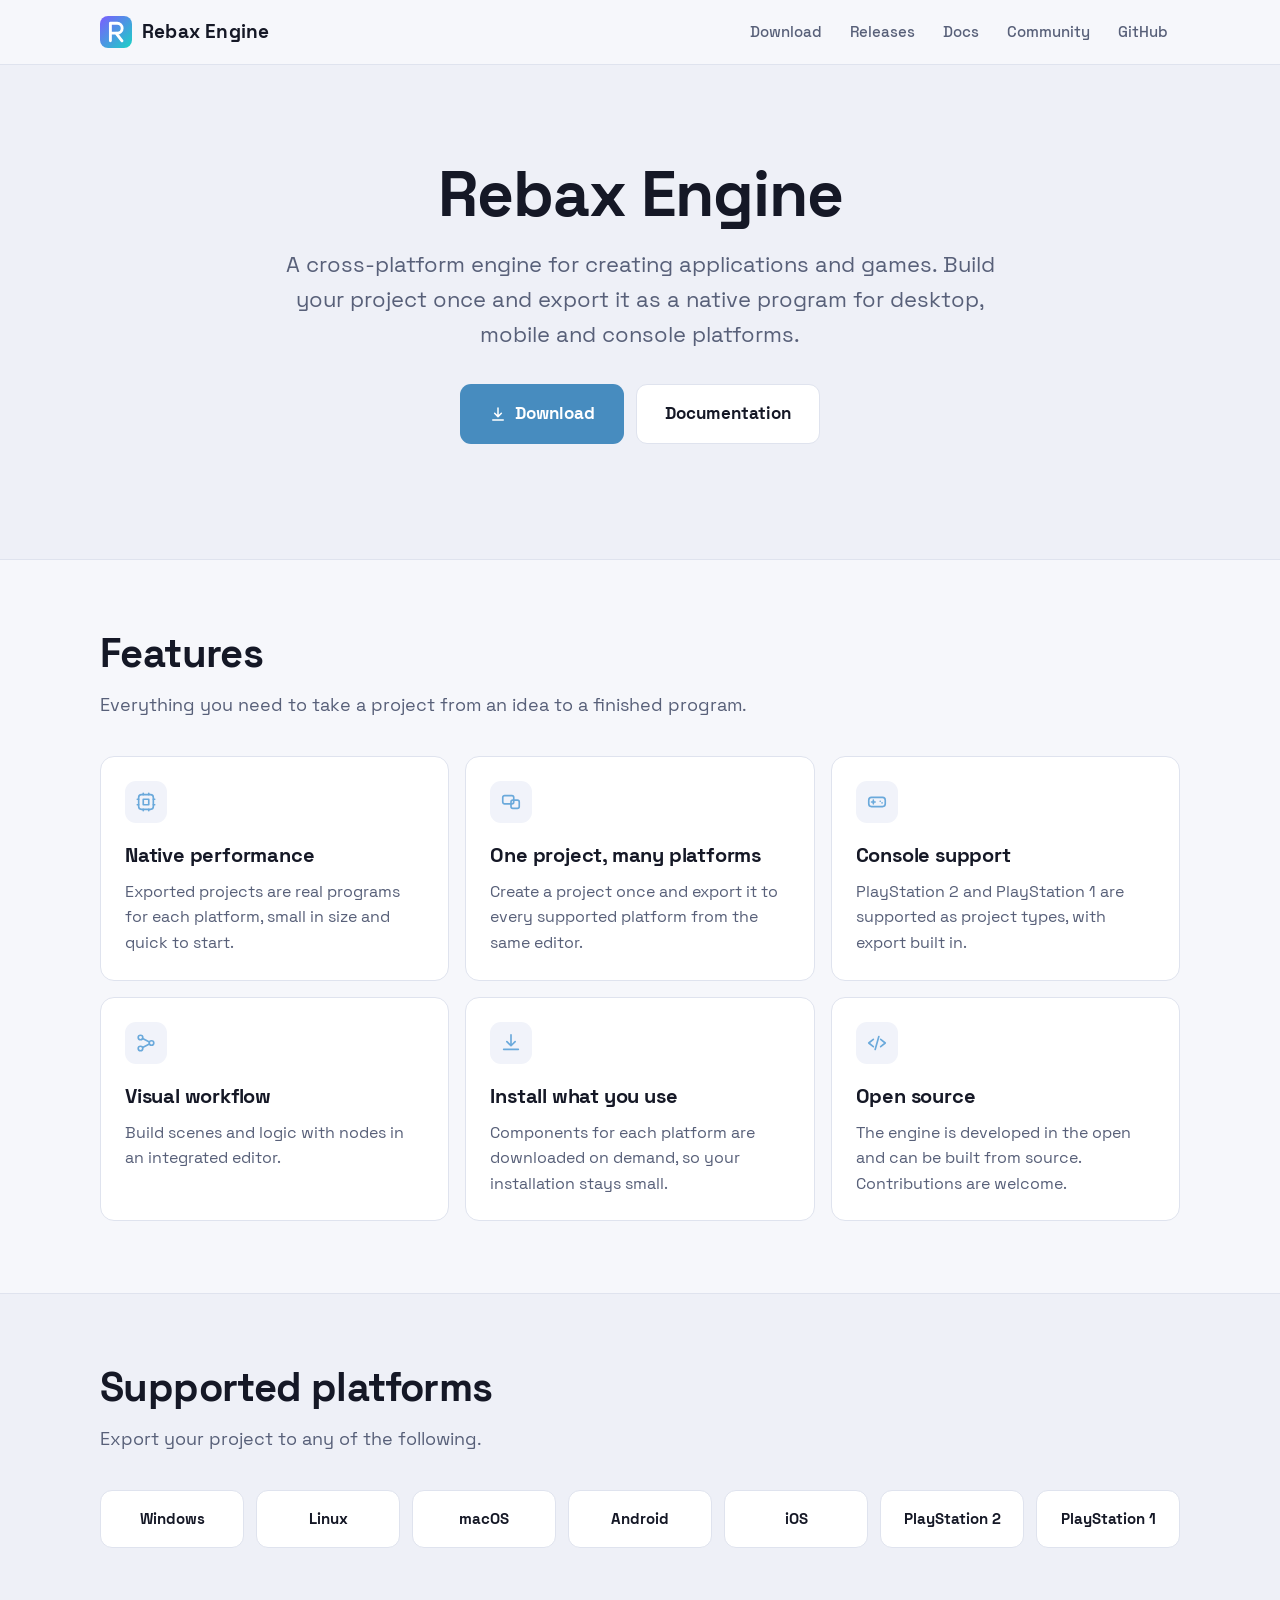
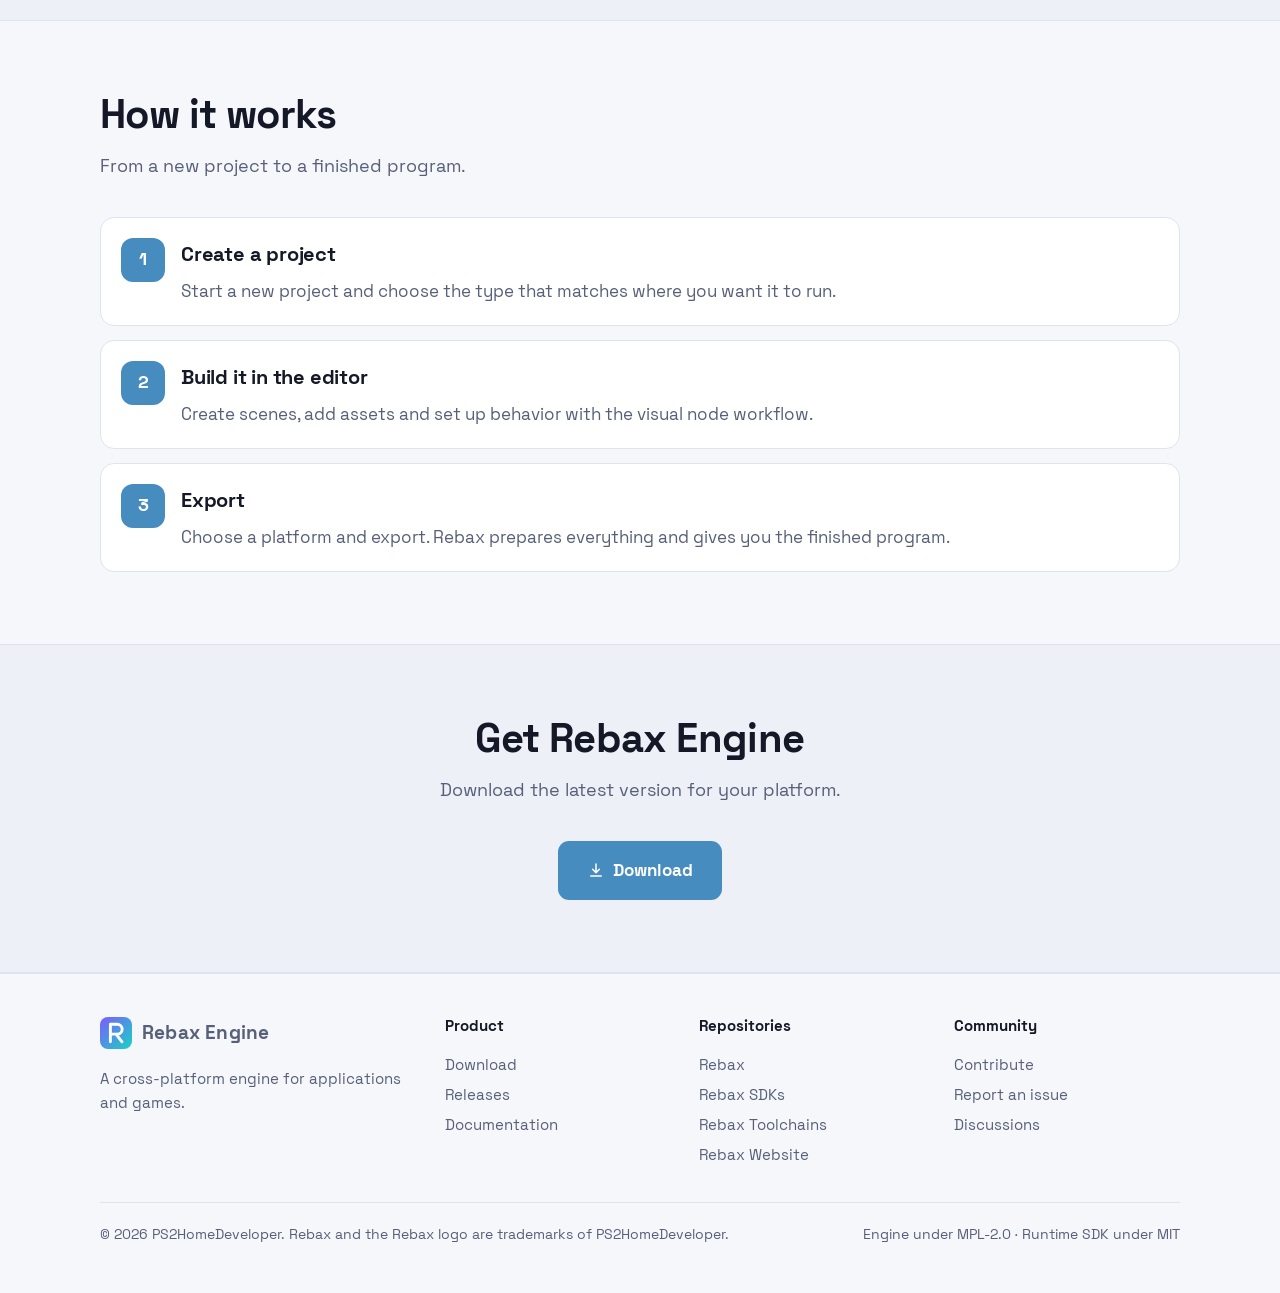
<file: index.html>
<!doctype html>
<html lang="en">
<head>
<meta charset="utf-8">
<meta name="viewport" content="width=device-width, initial-scale=1">
<title>Rebax Engine</title>
<meta name="description" content="Rebax Engine is a cross-platform engine for creating applications and games and exporting them as native programs.">
<meta name="theme-color" content="#0b0d13">
<link rel="canonical" href="https://rebax.pages.dev/">
<link rel="icon" href="/favicon.svg" type="image/svg+xml">
<meta property="og:type" content="website">
<meta property="og:title" content="Rebax Engine">
<meta property="og:description" content="Rebax Engine is a cross-platform engine for creating applications and games and exporting them as native programs.">
<meta property="og:url" content="https://rebax.pages.dev/">
<meta property="og:image" content="https://rebax.pages.dev/assets/img/logo.svg">
<meta name="twitter:card" content="summary">
<link rel="preload" href="/assets/fonts/SpaceGrotesk-Regular.woff2" as="font" type="font/woff2" crossorigin>
<link rel="stylesheet" href="/assets/css/style.css">
</head>
<body>
<a class="skip" href="#main">Skip to content</a>
<header class="nav">
  <div class="wrap">
    <a class="brand" href="/"><img src="/assets/img/logo.svg" alt="" width="32" height="32"><span>Rebax Engine</span></a>
    <button class="nav-toggle" aria-label="Menu" aria-expanded="false"><svg viewBox="0 0 24 24" fill="none" stroke="currentColor" stroke-width="2" stroke-linecap="round"><path d="M4 7h16M4 12h16M4 17h16"/></svg></button>
    <nav class="nav-links"><a href="/download/">Download</a><a href="/releases/">Releases</a><a href="/docs/">Docs</a><a href="/community/">Community</a><a href="https://github.com/PS2HomeDeveloper/Rebax" rel="noopener">GitHub</a></nav>
  </div>
</header>
<main id="main">

<section class="hero">
  <div class="wrap">
    <h1>Rebax Engine</h1>
    <p class="lead">A cross-platform engine for creating applications and games. Build your project once and export it as a native program for desktop, mobile and console platforms.</p>
    <div class="actions">
      <a class="btn primary big" href="/download/"><svg viewBox="0 0 24 24" fill="none" stroke="currentColor" stroke-width="2" stroke-linecap="round" stroke-linejoin="round" aria-hidden="true"><path d="M12 4v11M7.5 11 12 15.5 16.5 11M5 20h14"/></svg> Download</a>
      <a class="btn big" href="/docs/">Documentation</a>
    </div>
    <p class="hero-note" id="hero-version"></p>
  </div>
</section>

<section>
  <div class="wrap">
    <h2>Features</h2>
    <p class="sub">Everything you need to take a project from an idea to a finished program.</p>
    <div class="grid c3">
      <div class="card"><div class="ico"><svg viewBox="0 0 24 24" fill="none" stroke="currentColor" stroke-width="1.8" stroke-linecap="round" stroke-linejoin="round"><rect x="4" y="4" width="16" height="16" rx="3"/><path d="M9 9h6v6H9zM2.5 9H4M2.5 15H4M20 9h1.5M20 15h1.5M9 2.5V4M15 2.5V4M9 20v1.5M15 20v1.5"/></svg></div><h3>Native performance</h3><p>Exported projects are real programs for each platform, small in size and quick to start.</p></div>
      <div class="card"><div class="ico"><svg viewBox="0 0 24 24" fill="none" stroke="currentColor" stroke-width="1.8" stroke-linecap="round" stroke-linejoin="round"><rect x="3" y="5" width="12" height="9" rx="2"/><rect x="12" y="10" width="9" height="9" rx="2"/></svg></div><h3>One project, many platforms</h3><p>Create a project once and export it to every supported platform from the same editor.</p></div>
      <div class="card"><div class="ico"><svg viewBox="0 0 24 24" fill="none" stroke="currentColor" stroke-width="1.8" stroke-linecap="round" stroke-linejoin="round"><rect x="3" y="7" width="18" height="10" rx="3"/><path d="M8 10v4M6 12h4M15.5 11.2h.01M17.5 13h.01"/></svg></div><h3>Console support</h3><p>PlayStation 2 and PlayStation 1 are supported as project types, with export built in.</p></div>
      <div class="card"><div class="ico"><svg viewBox="0 0 24 24" fill="none" stroke="currentColor" stroke-width="1.8" stroke-linecap="round" stroke-linejoin="round"><circle cx="6" cy="6" r="2.5"/><circle cx="18" cy="12" r="2.5"/><circle cx="6" cy="18" r="2.5"/><path d="M8.3 7.2 15.7 10.8M8.3 16.8l7.4-3.6"/></svg></div><h3>Visual workflow</h3><p>Build scenes and logic with nodes in an integrated editor.</p></div>
      <div class="card"><div class="ico"><svg viewBox="0 0 24 24" fill="none" stroke="currentColor" stroke-width="1.8" stroke-linecap="round" stroke-linejoin="round"><path d="M12 3v12M7.5 10.5 12 15l4.5-4.5M4 19h16"/></svg></div><h3>Install what you use</h3><p>Components for each platform are downloaded on demand, so your installation stays small.</p></div>
      <div class="card"><div class="ico"><svg viewBox="0 0 24 24" fill="none" stroke="currentColor" stroke-width="1.8" stroke-linecap="round" stroke-linejoin="round"><path d="m8 8-5 4 5 4M16 8l5 4-5 4M14 5l-4 14"/></svg></div><h3>Open source</h3><p>The engine is developed in the open and can be built from source. Contributions are welcome.</p></div>
    </div>
  </div>
</section>

<section class="alt">
  <div class="wrap">
    <h2>Supported platforms</h2>
    <p class="sub">Export your project to any of the following.</p>
    <div class="platforms">
      <div class="plat"><b>Windows</b></div>
      <div class="plat"><b>Linux</b></div>
      <div class="plat"><b>macOS</b></div>
      <div class="plat"><b>Android</b></div>
      <div class="plat"><b>iOS</b></div>
      <div class="plat"><b>PlayStation 2</b></div>
      <div class="plat"><b>PlayStation 1</b></div>
    </div>
  </div>
</section>

<section>
  <div class="wrap">
    <h2>How it works</h2>
    <p class="sub">From a new project to a finished program.</p>
    <div class="steps">
      <div class="step"><div><h3>Create a project</h3><p>Start a new project and choose the type that matches where you want it to run.</p></div></div>
      <div class="step"><div><h3>Build it in the editor</h3><p>Create scenes, add assets and set up behavior with the visual node workflow.</p></div></div>
      <div class="step"><div><h3>Export</h3><p>Choose a platform and export. Rebax prepares everything and gives you the finished program.</p></div></div>
    </div>
  </div>
</section>

<section class="alt cta">
  <div class="wrap">
    <h2>Get Rebax Engine</h2>
    <p class="sub center-sub">Download the latest version for your platform.</p>
    <div class="actions">
      <a class="btn primary big" href="/download/"><svg viewBox="0 0 24 24" fill="none" stroke="currentColor" stroke-width="2" stroke-linecap="round" stroke-linejoin="round" aria-hidden="true"><path d="M12 4v11M7.5 11 12 15.5 16.5 11M5 20h14"/></svg> Download</a>
    </div>
  </div>
</section>

</main>
<footer>
  <div class="wrap">
    <div class="cols">
      <div>
        <a class="brand" href="/"><img src="/assets/img/logo.svg" alt="" width="28" height="28"><span>Rebax Engine</span></a>
        <p>A cross-platform engine for applications and games.</p>
      </div>
      <div><h5>Product</h5><a href="/download/">Download</a><a href="/releases/">Releases</a><a href="/docs/">Documentation</a></div>
      <div><h5>Repositories</h5><a href="https://github.com/PS2HomeDeveloper/Rebax" rel="noopener">Rebax</a><a href="https://github.com/PS2HomeDeveloper/Rebax-SDKs" rel="noopener">Rebax SDKs</a><a href="https://github.com/PS2HomeDeveloper/Rebax-Toolchains" rel="noopener">Rebax Toolchains</a><a href="https://github.com/PS2HomeDeveloper/Rebax-Website" rel="noopener">Rebax Website</a></div>
      <div><h5>Community</h5><a href="/community/">Contribute</a><a href="https://github.com/PS2HomeDeveloper/Rebax/issues" rel="noopener">Report an issue</a><a href="https://github.com/PS2HomeDeveloper/Rebax/discussions" rel="noopener">Discussions</a></div>
    </div>
    <div class="fine"><span>&copy; <span data-year>2026</span> PS2HomeDeveloper. Rebax and the Rebax logo are trademarks of PS2HomeDeveloper.</span><span>Engine under MPL-2.0 &middot; Runtime SDK under MIT</span></div>
  </div>
</footer>
<script src="/assets/js/main.js"></script>
<script src="/assets/js/releases.js"></script>
</body>
</html>
</file>
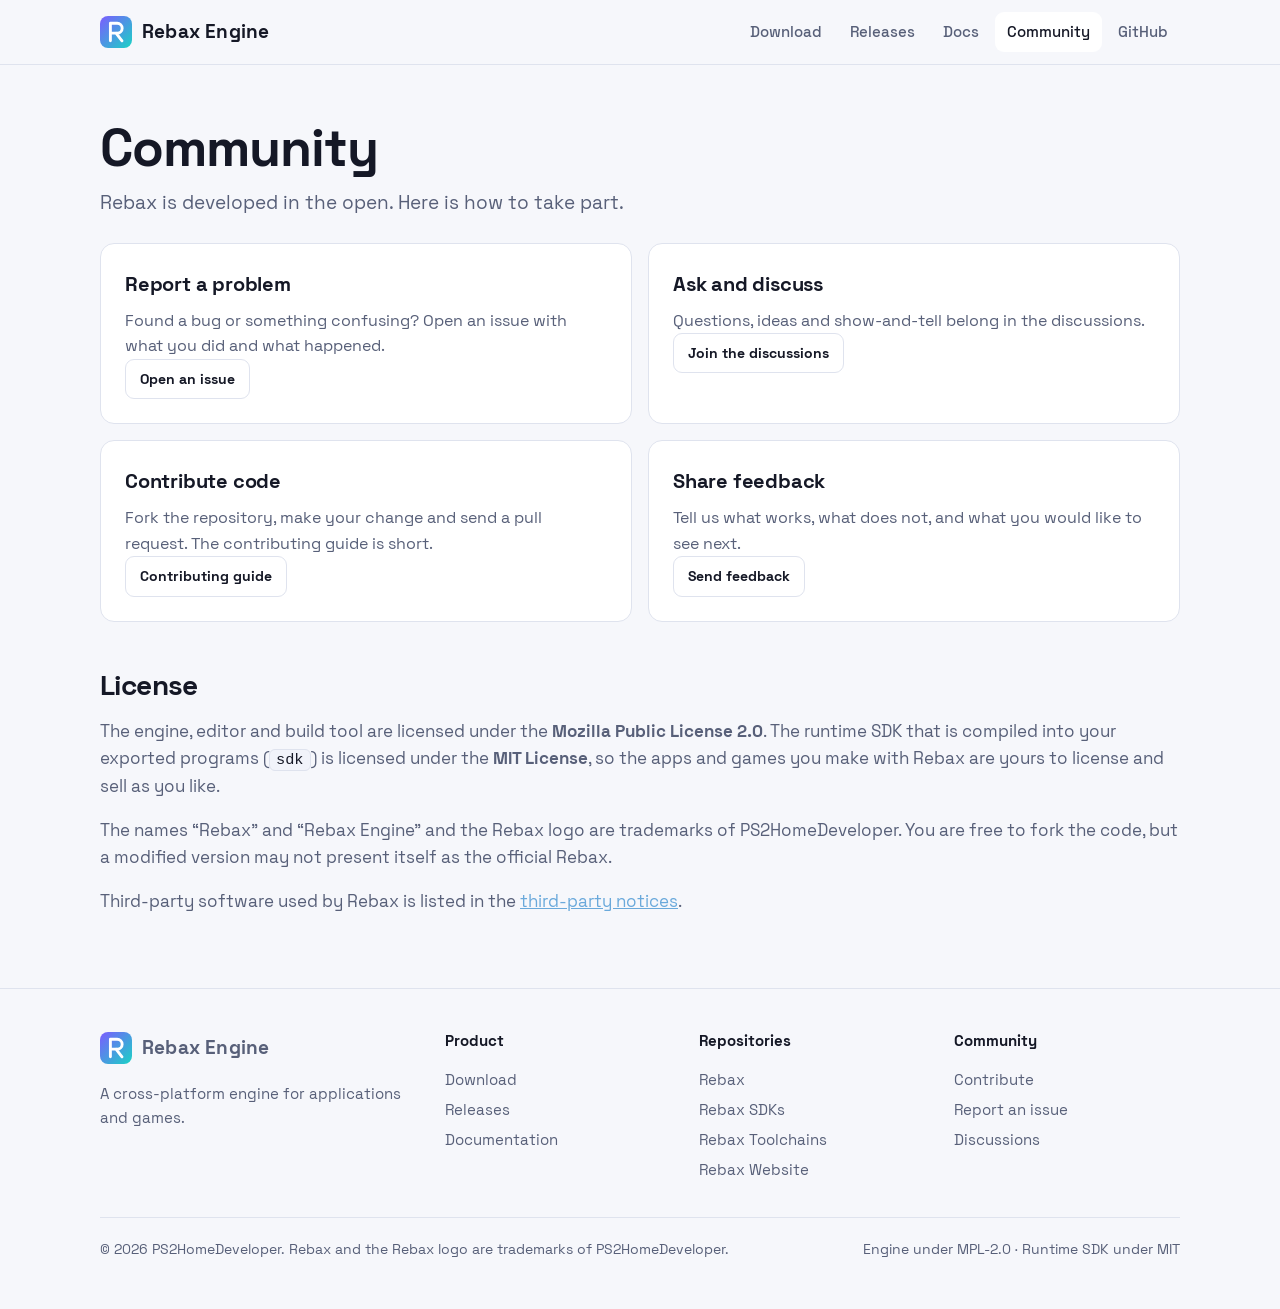
<file: community/index.html>
<!doctype html>
<html lang="en">
<head>
<meta charset="utf-8">
<meta name="viewport" content="width=device-width, initial-scale=1">
<title>Community - Rebax Engine</title>
<meta name="description" content="Report issues, join discussions, contribute code and help test Rebax Engine.">
<meta name="theme-color" content="#0b0d13">
<link rel="canonical" href="https://rebax.pages.dev/community/">
<link rel="icon" href="/favicon.svg" type="image/svg+xml">
<meta property="og:type" content="website">
<meta property="og:title" content="Community - Rebax Engine">
<meta property="og:description" content="Report issues, join discussions, contribute code and help test Rebax Engine.">
<meta property="og:url" content="https://rebax.pages.dev/community/">
<meta property="og:image" content="https://rebax.pages.dev/assets/img/logo.svg">
<meta name="twitter:card" content="summary">
<link rel="preload" href="/assets/fonts/SpaceGrotesk-Regular.woff2" as="font" type="font/woff2" crossorigin>
<link rel="stylesheet" href="/assets/css/style.css">
</head>
<body>
<a class="skip" href="#main">Skip to content</a>
<header class="nav">
  <div class="wrap">
    <a class="brand" href="/"><img src="/assets/img/logo.svg" alt="" width="32" height="32"><span>Rebax Engine</span></a>
    <button class="nav-toggle" aria-label="Menu" aria-expanded="false"><svg viewBox="0 0 24 24" fill="none" stroke="currentColor" stroke-width="2" stroke-linecap="round"><path d="M4 7h16M4 12h16M4 17h16"/></svg></button>
    <nav class="nav-links"><a href="/download/">Download</a><a href="/releases/">Releases</a><a href="/docs/">Docs</a><a href="/community/" aria-current="page">Community</a><a href="https://github.com/PS2HomeDeveloper/Rebax" rel="noopener">GitHub</a></nav>
  </div>
</header>
<main id="main">

<div class="wrap">
  <div class="page-head">
    <h1>Community</h1>
    <p>Rebax is developed in the open. Here is how to take part.</p>
  </div>
  <div class="grid c2">
    <div class="card"><h3>Report a problem</h3><p>Found a bug or something confusing? Open an issue with what you did and what happened.</p><p class="mt-14"><a class="btn small" href="https://github.com/PS2HomeDeveloper/Rebax/issues" rel="noopener">Open an issue</a></p></div>
    <div class="card"><h3>Ask and discuss</h3><p>Questions, ideas and show-and-tell belong in the discussions.</p><p class="mt-14"><a class="btn small" href="https://github.com/PS2HomeDeveloper/Rebax/discussions" rel="noopener">Join the discussions</a></p></div>
    <div class="card"><h3>Contribute code</h3><p>Fork the repository, make your change and send a pull request. The contributing guide is short.</p><p class="mt-14"><a class="btn small" href="https://github.com/PS2HomeDeveloper/Rebax/blob/main/CONTRIBUTING.md" rel="noopener">Contributing guide</a></p></div>
    <div class="card"><h3>Share feedback</h3><p>Tell us what works, what does not, and what you would like to see next.</p><p class="mt-14"><a class="btn small" href="https://github.com/PS2HomeDeveloper/Rebax/issues/new/choose" rel="noopener">Send feedback</a></p></div>
  </div>
  <div class="prose mt-48">
    <h2>License</h2>
    <p>The engine, editor and build tool are licensed under the <b>Mozilla Public License 2.0</b>. The runtime SDK that is compiled into your exported programs (<code>sdk</code>) is licensed under the <b>MIT License</b>, so the apps and games you make with Rebax are yours to license and sell as you like.</p>
    <p>The names &ldquo;Rebax&rdquo; and &ldquo;Rebax Engine&rdquo; and the Rebax logo are trademarks of PS2HomeDeveloper. You are free to fork the code, but a modified version may not present itself as the official Rebax.</p>
    <p>Third-party software used by Rebax is listed in the <a href="https://github.com/PS2HomeDeveloper/Rebax/blob/main/THIRD_PARTY_NOTICES.md" rel="noopener">third-party notices</a>.</p>
  </div>
</div>
<div class="spacer"></div>

</main>
<footer>
  <div class="wrap">
    <div class="cols">
      <div>
        <a class="brand" href="/"><img src="/assets/img/logo.svg" alt="" width="28" height="28"><span>Rebax Engine</span></a>
        <p>A cross-platform engine for applications and games.</p>
      </div>
      <div><h5>Product</h5><a href="/download/">Download</a><a href="/releases/">Releases</a><a href="/docs/">Documentation</a></div>
      <div><h5>Repositories</h5><a href="https://github.com/PS2HomeDeveloper/Rebax" rel="noopener">Rebax</a><a href="https://github.com/PS2HomeDeveloper/Rebax-SDKs" rel="noopener">Rebax SDKs</a><a href="https://github.com/PS2HomeDeveloper/Rebax-Toolchains" rel="noopener">Rebax Toolchains</a><a href="https://github.com/PS2HomeDeveloper/Rebax-Website" rel="noopener">Rebax Website</a></div>
      <div><h5>Community</h5><a href="/community/">Contribute</a><a href="https://github.com/PS2HomeDeveloper/Rebax/issues" rel="noopener">Report an issue</a><a href="https://github.com/PS2HomeDeveloper/Rebax/discussions" rel="noopener">Discussions</a></div>
    </div>
    <div class="fine"><span>&copy; <span data-year>2026</span> PS2HomeDeveloper. Rebax and the Rebax logo are trademarks of PS2HomeDeveloper.</span><span>Engine under MPL-2.0 &middot; Runtime SDK under MIT</span></div>
  </div>
</footer>
<script src="/assets/js/main.js"></script>

</body>
</html>
</file>
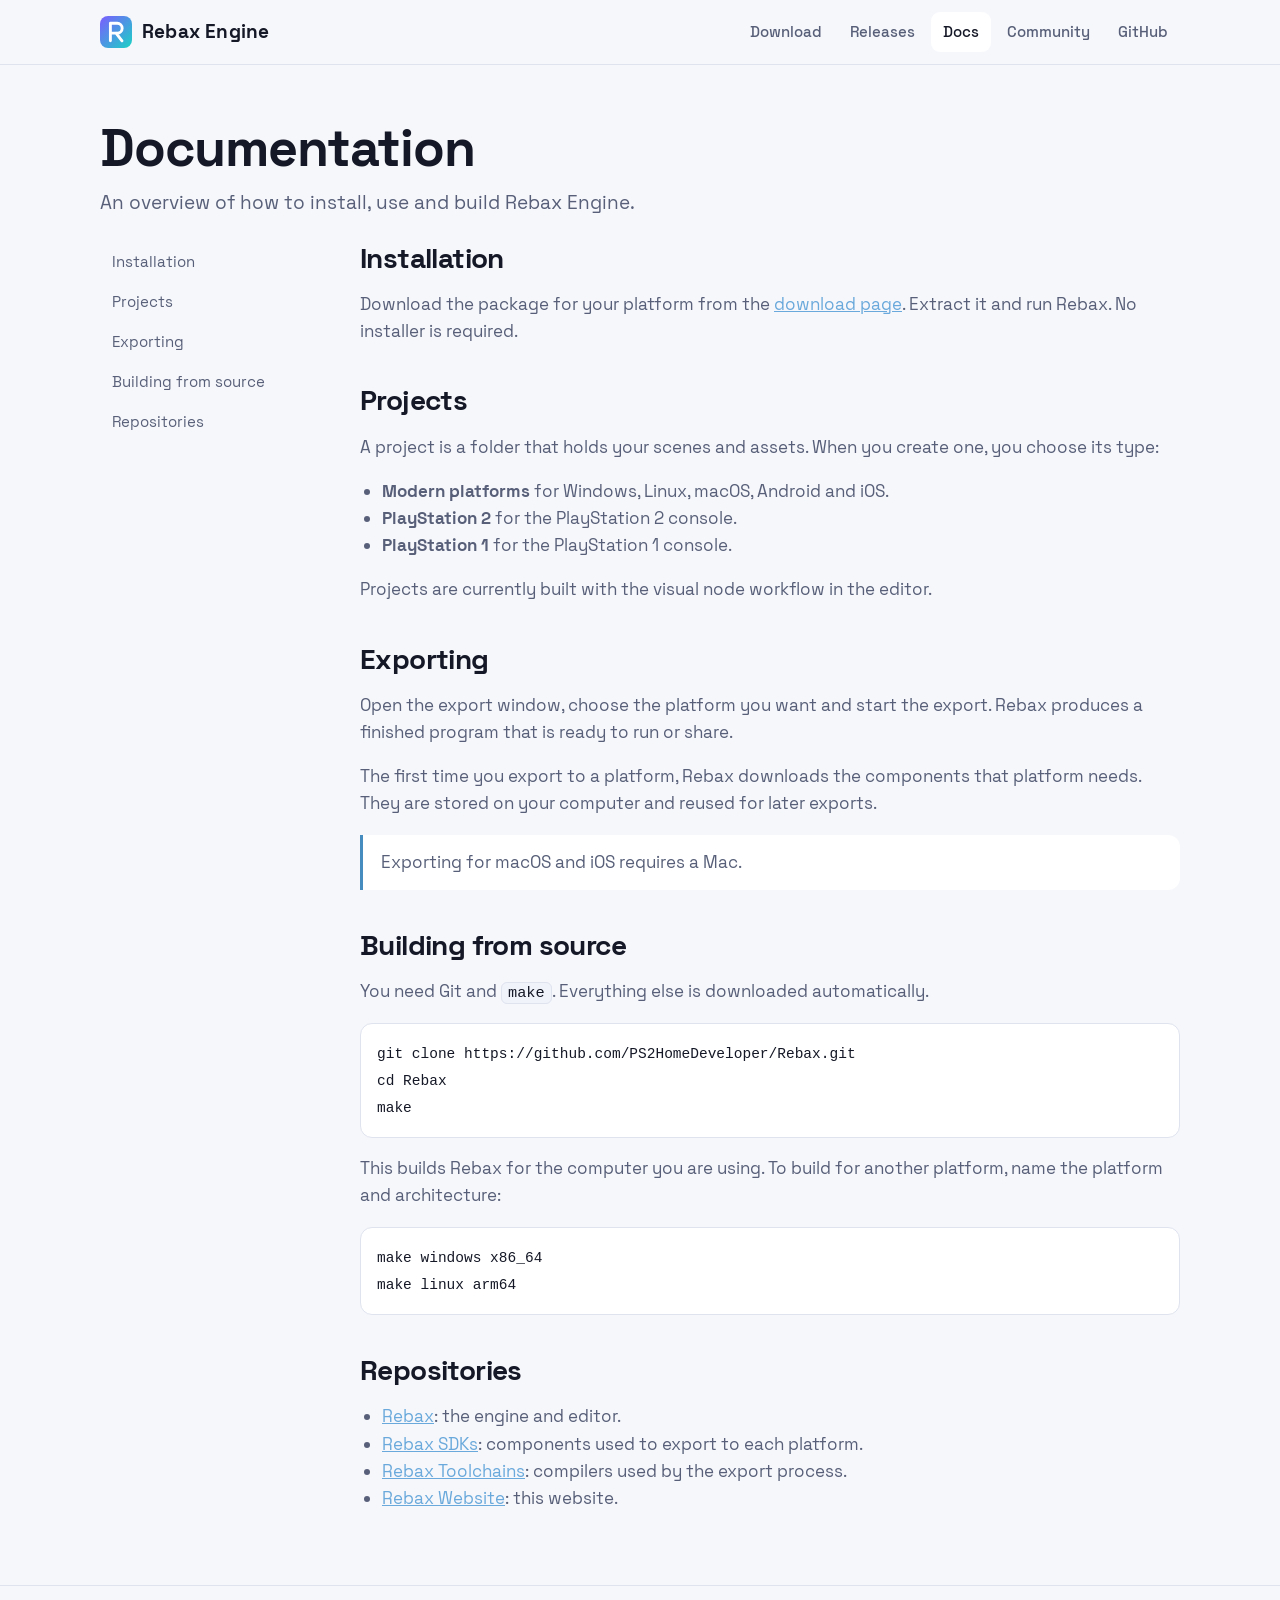
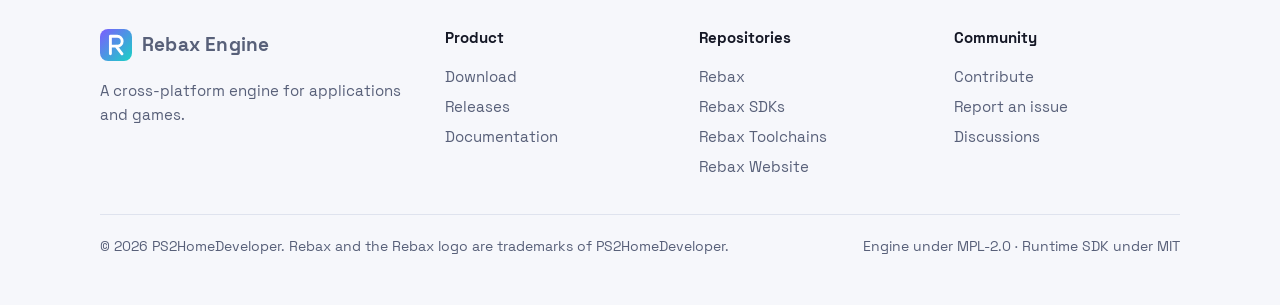
<file: docs/index.html>
<!doctype html>
<html lang="en">
<head>
<meta charset="utf-8">
<meta name="viewport" content="width=device-width, initial-scale=1">
<title>Documentation - Rebax Engine</title>
<meta name="description" content="How to install, use and build Rebax Engine.">
<meta name="theme-color" content="#0b0d13">
<link rel="canonical" href="https://rebax.pages.dev/docs/">
<link rel="icon" href="/favicon.svg" type="image/svg+xml">
<meta property="og:type" content="website">
<meta property="og:title" content="Documentation - Rebax Engine">
<meta property="og:description" content="How to install, use and build Rebax Engine.">
<meta property="og:url" content="https://rebax.pages.dev/docs/">
<meta property="og:image" content="https://rebax.pages.dev/assets/img/logo.svg">
<meta name="twitter:card" content="summary">
<link rel="preload" href="/assets/fonts/SpaceGrotesk-Regular.woff2" as="font" type="font/woff2" crossorigin>
<link rel="stylesheet" href="/assets/css/style.css">
</head>
<body>
<a class="skip" href="#main">Skip to content</a>
<header class="nav">
  <div class="wrap">
    <a class="brand" href="/"><img src="/assets/img/logo.svg" alt="" width="32" height="32"><span>Rebax Engine</span></a>
    <button class="nav-toggle" aria-label="Menu" aria-expanded="false"><svg viewBox="0 0 24 24" fill="none" stroke="currentColor" stroke-width="2" stroke-linecap="round"><path d="M4 7h16M4 12h16M4 17h16"/></svg></button>
    <nav class="nav-links"><a href="/download/">Download</a><a href="/releases/">Releases</a><a href="/docs/" aria-current="page">Docs</a><a href="/community/">Community</a><a href="https://github.com/PS2HomeDeveloper/Rebax" rel="noopener">GitHub</a></nav>
  </div>
</header>
<main id="main">

<div class="wrap">
  <div class="page-head">
    <h1>Documentation</h1>
    <p>An overview of how to install, use and build Rebax Engine.</p>
  </div>
  <div class="doc">
    <nav class="toc" aria-label="On this page">
      <a href="#install">Installation</a><a href="#projects">Projects</a><a href="#export">Exporting</a><a href="#build">Building from source</a><a href="#repos">Repositories</a>
    </nav>
    <div class="prose">
      <h2 id="install">Installation</h2>
      <p>Download the package for your platform from the <a href="/download/">download page</a>. Extract it and run Rebax. No installer is required.</p>

      <h2 id="projects">Projects</h2>
      <p>A project is a folder that holds your scenes and assets. When you create one, you choose its type:</p>
      <ul>
        <li><b>Modern platforms</b> for Windows, Linux, macOS, Android and iOS.</li>
        <li><b>PlayStation 2</b> for the PlayStation 2 console.</li>
        <li><b>PlayStation 1</b> for the PlayStation 1 console.</li>
      </ul>
      <p>Projects are currently built with the visual node workflow in the editor.</p>

      <h2 id="export">Exporting</h2>
      <p>Open the export window, choose the platform you want and start the export. Rebax produces a finished program that is ready to run or share.</p>
      <p>The first time you export to a platform, Rebax downloads the components that platform needs. They are stored on your computer and reused for later exports.</p>
      <div class="note">Exporting for macOS and iOS requires a Mac.</div>

      <h2 id="build">Building from source</h2>
      <p>You need Git and <code>make</code>. Everything else is downloaded automatically.</p>
<pre><code>git clone https://github.com/PS2HomeDeveloper/Rebax.git
cd Rebax
make</code></pre>
      <p>This builds Rebax for the computer you are using. To build for another platform, name the platform and architecture:</p>
<pre><code>make windows x86_64
make linux arm64</code></pre>

      <h2 id="repos">Repositories</h2>
      <ul>
        <li><a href="https://github.com/PS2HomeDeveloper/Rebax" rel="noopener">Rebax</a>: the engine and editor.</li>
        <li><a href="https://github.com/PS2HomeDeveloper/Rebax-SDKs" rel="noopener">Rebax SDKs</a>: components used to export to each platform.</li>
        <li><a href="https://github.com/PS2HomeDeveloper/Rebax-Toolchains" rel="noopener">Rebax Toolchains</a>: compilers used by the export process.</li>
        <li><a href="https://github.com/PS2HomeDeveloper/Rebax-Website" rel="noopener">Rebax Website</a>: this website.</li>
      </ul>
    </div>
  </div>
</div>
<div class="spacer"></div>

</main>
<footer>
  <div class="wrap">
    <div class="cols">
      <div>
        <a class="brand" href="/"><img src="/assets/img/logo.svg" alt="" width="28" height="28"><span>Rebax Engine</span></a>
        <p>A cross-platform engine for applications and games.</p>
      </div>
      <div><h5>Product</h5><a href="/download/">Download</a><a href="/releases/">Releases</a><a href="/docs/">Documentation</a></div>
      <div><h5>Repositories</h5><a href="https://github.com/PS2HomeDeveloper/Rebax" rel="noopener">Rebax</a><a href="https://github.com/PS2HomeDeveloper/Rebax-SDKs" rel="noopener">Rebax SDKs</a><a href="https://github.com/PS2HomeDeveloper/Rebax-Toolchains" rel="noopener">Rebax Toolchains</a><a href="https://github.com/PS2HomeDeveloper/Rebax-Website" rel="noopener">Rebax Website</a></div>
      <div><h5>Community</h5><a href="/community/">Contribute</a><a href="https://github.com/PS2HomeDeveloper/Rebax/issues" rel="noopener">Report an issue</a><a href="https://github.com/PS2HomeDeveloper/Rebax/discussions" rel="noopener">Discussions</a></div>
    </div>
    <div class="fine"><span>&copy; <span data-year>2026</span> PS2HomeDeveloper. Rebax and the Rebax logo are trademarks of PS2HomeDeveloper.</span><span>Engine under MPL-2.0 &middot; Runtime SDK under MIT</span></div>
  </div>
</footer>
<script src="/assets/js/main.js"></script>

</body>
</html>
</file>
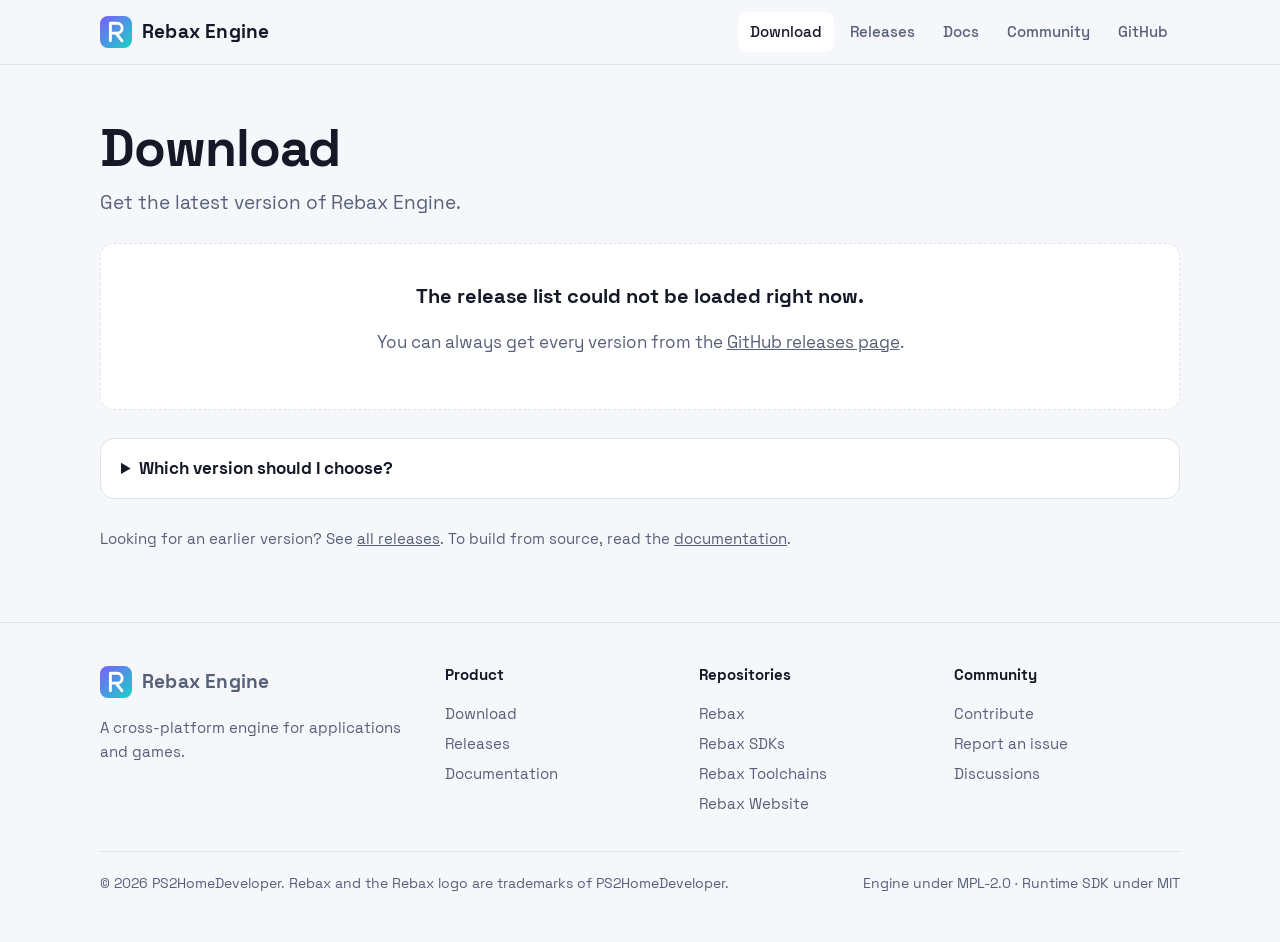
<file: download/index.html>
<!doctype html>
<html lang="en">
<head>
<meta charset="utf-8">
<meta name="viewport" content="width=device-width, initial-scale=1">
<title>Download - Rebax Engine</title>
<meta name="description" content="Download the latest version of Rebax Engine.">
<meta name="theme-color" content="#0b0d13">
<link rel="canonical" href="https://rebax.pages.dev/download/">
<link rel="icon" href="/favicon.svg" type="image/svg+xml">
<meta property="og:type" content="website">
<meta property="og:title" content="Download - Rebax Engine">
<meta property="og:description" content="Download the latest version of Rebax Engine.">
<meta property="og:url" content="https://rebax.pages.dev/download/">
<meta property="og:image" content="https://rebax.pages.dev/assets/img/logo.svg">
<meta name="twitter:card" content="summary">
<link rel="preload" href="/assets/fonts/SpaceGrotesk-Regular.woff2" as="font" type="font/woff2" crossorigin>
<link rel="stylesheet" href="/assets/css/style.css">
</head>
<body>
<a class="skip" href="#main">Skip to content</a>
<header class="nav">
  <div class="wrap">
    <a class="brand" href="/"><img src="/assets/img/logo.svg" alt="" width="32" height="32"><span>Rebax Engine</span></a>
    <button class="nav-toggle" aria-label="Menu" aria-expanded="false"><svg viewBox="0 0 24 24" fill="none" stroke="currentColor" stroke-width="2" stroke-linecap="round"><path d="M4 7h16M4 12h16M4 17h16"/></svg></button>
    <nav class="nav-links"><a href="/download/" aria-current="page">Download</a><a href="/releases/">Releases</a><a href="/docs/">Docs</a><a href="/community/">Community</a><a href="https://github.com/PS2HomeDeveloper/Rebax" rel="noopener">GitHub</a></nav>
  </div>
</header>
<main id="main">

<div class="wrap">
  <div class="page-head">
    <h1>Download</h1>
    <p>Get the latest version of Rebax Engine.</p>
  </div>
  <div id="download-root"><div class="skeleton"></div></div>
  <div class="help">
    <details>
      <summary>Which version should I choose?</summary>
      <ul>
        <li><b>Windows:</b> open Settings, System, About and read "System type". "x64-based" means x86_64. "ARM-based" means ARM64.</li>
        <li><b>Linux:</b> run <code>uname -m</code> in a terminal. <code>x86_64</code> means x86_64, <code>aarch64</code> means ARM64, <code>i686</code> means x86 and <code>armv7l</code> means ARM.</li>
        <li><b>Other platforms:</b> a single package is provided, so there is nothing to choose.</li>
      </ul>
    </details>
  </div>
  <p class="meta mt-28">Looking for an earlier version? See <a href="/releases/">all releases</a>. To build from source, read the <a href="/docs/#build">documentation</a>.</p>
</div>
<div class="spacer"></div>

</main>
<footer>
  <div class="wrap">
    <div class="cols">
      <div>
        <a class="brand" href="/"><img src="/assets/img/logo.svg" alt="" width="28" height="28"><span>Rebax Engine</span></a>
        <p>A cross-platform engine for applications and games.</p>
      </div>
      <div><h5>Product</h5><a href="/download/">Download</a><a href="/releases/">Releases</a><a href="/docs/">Documentation</a></div>
      <div><h5>Repositories</h5><a href="https://github.com/PS2HomeDeveloper/Rebax" rel="noopener">Rebax</a><a href="https://github.com/PS2HomeDeveloper/Rebax-SDKs" rel="noopener">Rebax SDKs</a><a href="https://github.com/PS2HomeDeveloper/Rebax-Toolchains" rel="noopener">Rebax Toolchains</a><a href="https://github.com/PS2HomeDeveloper/Rebax-Website" rel="noopener">Rebax Website</a></div>
      <div><h5>Community</h5><a href="/community/">Contribute</a><a href="https://github.com/PS2HomeDeveloper/Rebax/issues" rel="noopener">Report an issue</a><a href="https://github.com/PS2HomeDeveloper/Rebax/discussions" rel="noopener">Discussions</a></div>
    </div>
    <div class="fine"><span>&copy; <span data-year>2026</span> PS2HomeDeveloper. Rebax and the Rebax logo are trademarks of PS2HomeDeveloper.</span><span>Engine under MPL-2.0 &middot; Runtime SDK under MIT</span></div>
  </div>
</footer>
<script src="/assets/js/main.js"></script>
<script src="/assets/js/releases.js"></script>
</body>
</html>
</file>
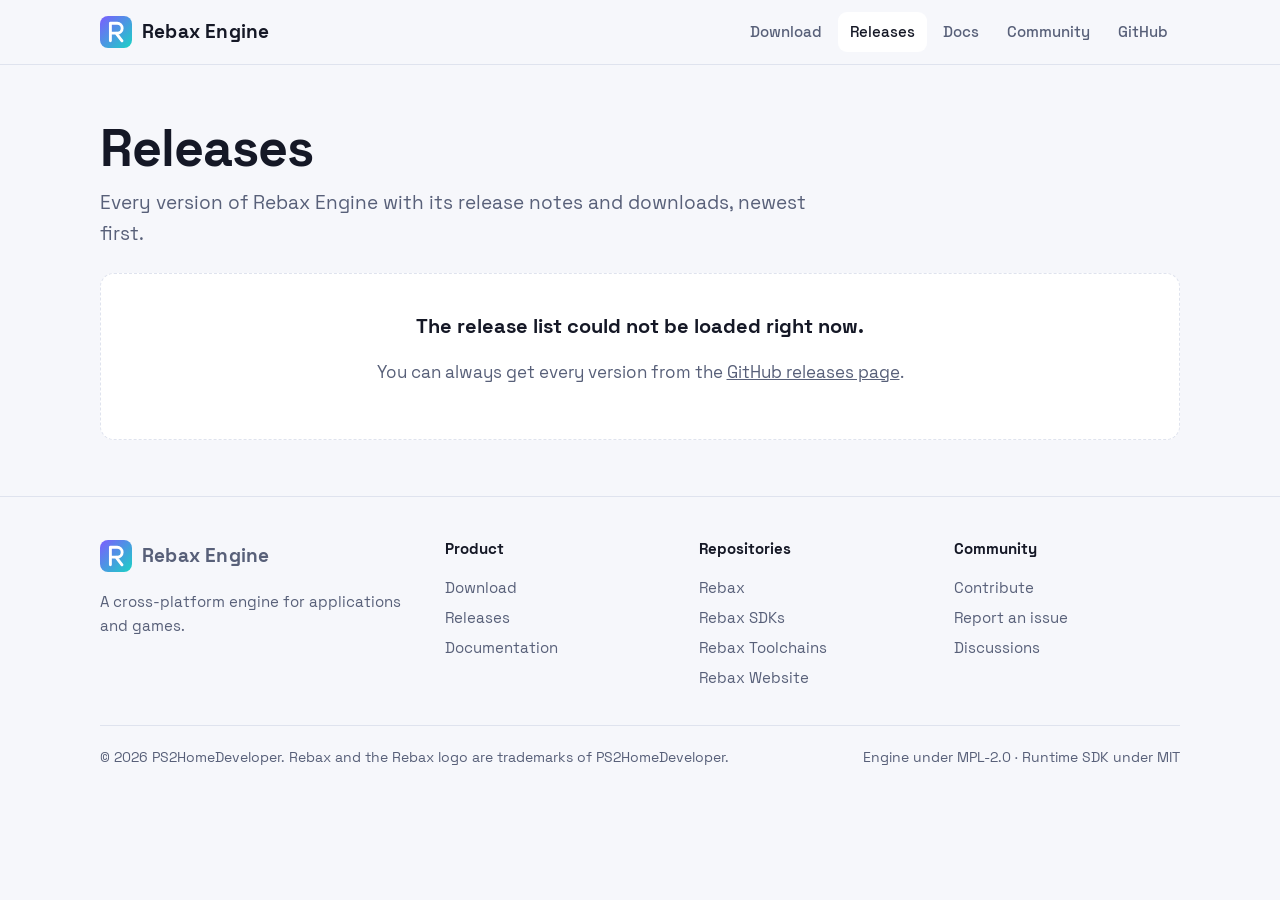
<file: releases/index.html>
<!doctype html>
<html lang="en">
<head>
<meta charset="utf-8">
<meta name="viewport" content="width=device-width, initial-scale=1">
<title>Releases - Rebax Engine</title>
<meta name="description" content="All Rebax Engine releases with notes and downloads.">
<meta name="theme-color" content="#0b0d13">
<link rel="canonical" href="https://rebax.pages.dev/releases/">
<link rel="icon" href="/favicon.svg" type="image/svg+xml">
<meta property="og:type" content="website">
<meta property="og:title" content="Releases - Rebax Engine">
<meta property="og:description" content="All Rebax Engine releases with notes and downloads.">
<meta property="og:url" content="https://rebax.pages.dev/releases/">
<meta property="og:image" content="https://rebax.pages.dev/assets/img/logo.svg">
<meta name="twitter:card" content="summary">
<link rel="preload" href="/assets/fonts/SpaceGrotesk-Regular.woff2" as="font" type="font/woff2" crossorigin>
<link rel="stylesheet" href="/assets/css/style.css">
</head>
<body>
<a class="skip" href="#main">Skip to content</a>
<header class="nav">
  <div class="wrap">
    <a class="brand" href="/"><img src="/assets/img/logo.svg" alt="" width="32" height="32"><span>Rebax Engine</span></a>
    <button class="nav-toggle" aria-label="Menu" aria-expanded="false"><svg viewBox="0 0 24 24" fill="none" stroke="currentColor" stroke-width="2" stroke-linecap="round"><path d="M4 7h16M4 12h16M4 17h16"/></svg></button>
    <nav class="nav-links"><a href="/download/">Download</a><a href="/releases/" aria-current="page">Releases</a><a href="/docs/">Docs</a><a href="/community/">Community</a><a href="https://github.com/PS2HomeDeveloper/Rebax" rel="noopener">GitHub</a></nav>
  </div>
</header>
<main id="main">

<div class="wrap">
  <div class="page-head">
    <h1>Releases</h1>
    <p>Every version of Rebax Engine with its release notes and downloads, newest first.</p>
  </div>
  <div id="releases-root"><div class="skeleton"></div></div>
</div>
<div class="spacer"></div>

</main>
<footer>
  <div class="wrap">
    <div class="cols">
      <div>
        <a class="brand" href="/"><img src="/assets/img/logo.svg" alt="" width="28" height="28"><span>Rebax Engine</span></a>
        <p>A cross-platform engine for applications and games.</p>
      </div>
      <div><h5>Product</h5><a href="/download/">Download</a><a href="/releases/">Releases</a><a href="/docs/">Documentation</a></div>
      <div><h5>Repositories</h5><a href="https://github.com/PS2HomeDeveloper/Rebax" rel="noopener">Rebax</a><a href="https://github.com/PS2HomeDeveloper/Rebax-SDKs" rel="noopener">Rebax SDKs</a><a href="https://github.com/PS2HomeDeveloper/Rebax-Toolchains" rel="noopener">Rebax Toolchains</a><a href="https://github.com/PS2HomeDeveloper/Rebax-Website" rel="noopener">Rebax Website</a></div>
      <div><h5>Community</h5><a href="/community/">Contribute</a><a href="https://github.com/PS2HomeDeveloper/Rebax/issues" rel="noopener">Report an issue</a><a href="https://github.com/PS2HomeDeveloper/Rebax/discussions" rel="noopener">Discussions</a></div>
    </div>
    <div class="fine"><span>&copy; <span data-year>2026</span> PS2HomeDeveloper. Rebax and the Rebax logo are trademarks of PS2HomeDeveloper.</span><span>Engine under MPL-2.0 &middot; Runtime SDK under MIT</span></div>
  </div>
</footer>
<script src="/assets/js/main.js"></script>
<script src="/assets/js/releases.js"></script>
</body>
</html>
</file>
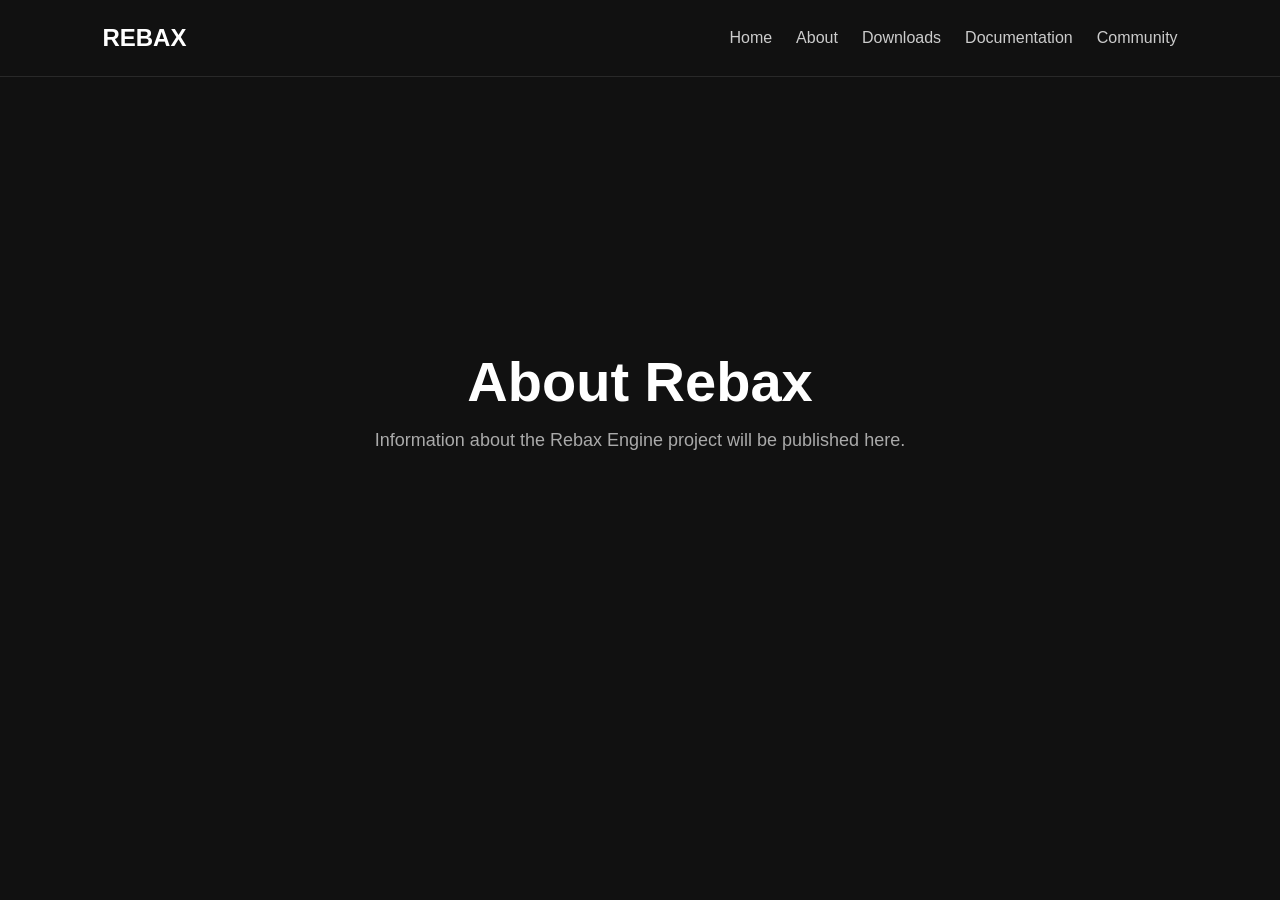
<file: pages/about.html>
<!DOCTYPE html>
<html lang="en">
<head>
    <meta charset="UTF-8">
    <meta name="viewport" content="width=device-width, initial-scale=1.0">
    <title>About - Rebax Engine</title>
    <link rel="stylesheet" href="../assets/css/main.css">
</head>
<body>
    <header>
        <nav class="navigation">
            <a class="logo" href="../index.html">REBAX</a>
            <div class="nav-links">
                <a href="../index.html">Home</a>
                <a href="about.html">About</a>
                <a href="downloads.html">Downloads</a>
                <a href="documentation.html">Documentation</a>
                <a href="community.html">Community</a>
            </div>
        </nav>
    </header>

    <main class="hero">
        <h1>About Rebax</h1>
        <p>Information about the Rebax Engine project will be published here.</p>
    </main>
</body>
</html>
</file>
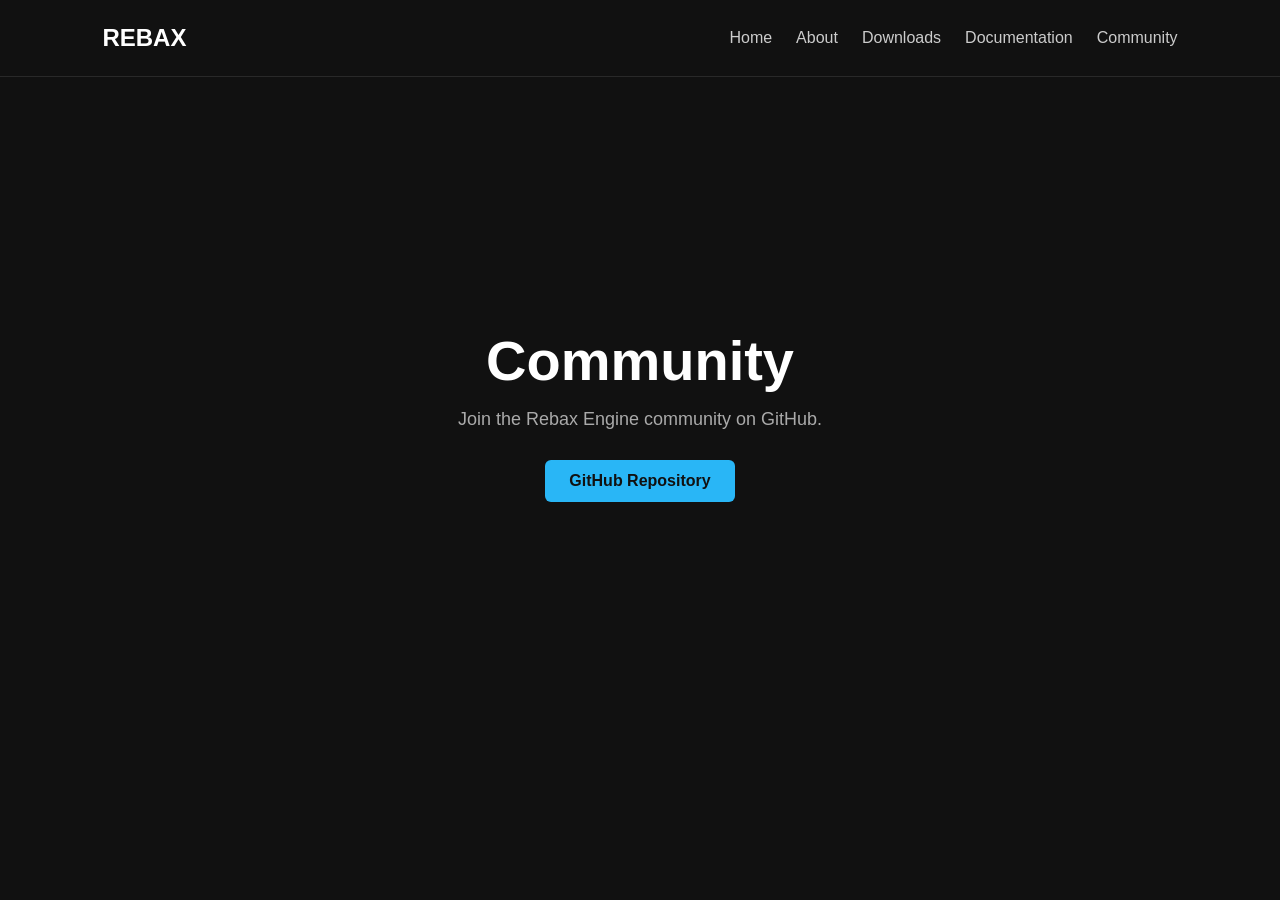
<file: pages/community.html>
<!DOCTYPE html>
<html lang="en">
<head>
    <meta charset="UTF-8">
    <meta name="viewport" content="width=device-width, initial-scale=1.0">
    <title>Community - Rebax Engine</title>
    <link rel="stylesheet" href="../assets/css/main.css">
</head>
<body>
    <header>
        <nav class="navigation">
            <a class="logo" href="../index.html">REBAX</a>
            <div class="nav-links">
                <a href="../index.html">Home</a>
                <a href="about.html">About</a>
                <a href="downloads.html">Downloads</a>
                <a href="documentation.html">Documentation</a>
                <a href="community.html">Community</a>
            </div>
        </nav>
    </header>

    <main class="hero">
        <h1>Community</h1>
        <p>Join the Rebax Engine community on GitHub.</p>
        <a class="button" href="https://github.com/PS2HomeDeveloper/Rebax">GitHub Repository</a>
    </main>
</body>
</html>
</file>
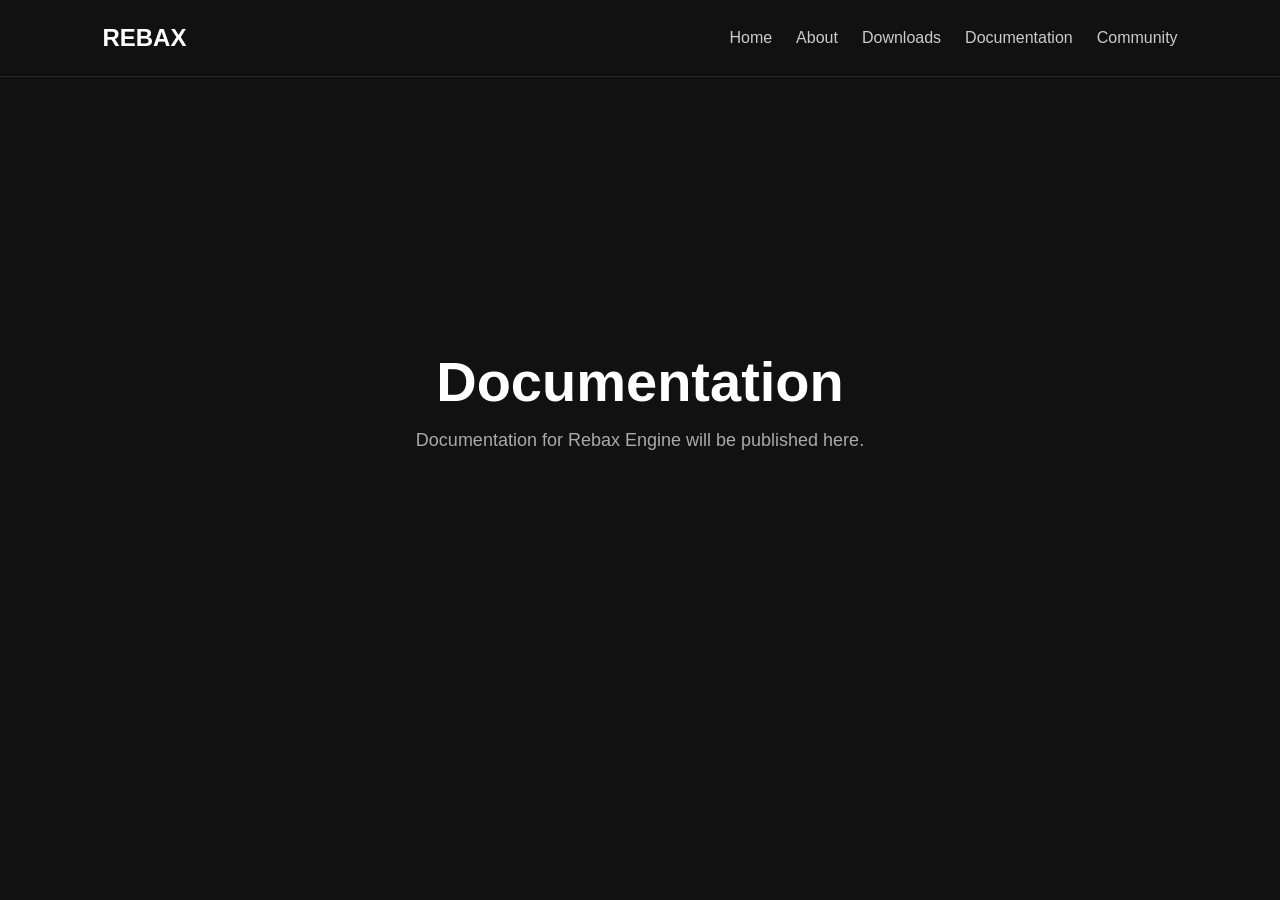
<file: pages/documentation.html>
<!DOCTYPE html>
<html lang="en">
<head>
    <meta charset="UTF-8">
    <meta name="viewport" content="width=device-width, initial-scale=1.0">
    <title>Documentation - Rebax Engine</title>
    <link rel="stylesheet" href="../assets/css/main.css">
</head>
<body>
    <header>
        <nav class="navigation">
            <a class="logo" href="../index.html">REBAX</a>
            <div class="nav-links">
                <a href="../index.html">Home</a>
                <a href="about.html">About</a>
                <a href="downloads.html">Downloads</a>
                <a href="documentation.html">Documentation</a>
                <a href="community.html">Community</a>
            </div>
        </nav>
    </header>

    <main class="hero">
        <h1>Documentation</h1>
        <p>Documentation for Rebax Engine will be published here.</p>
    </main>
</body>
</html>
</file>
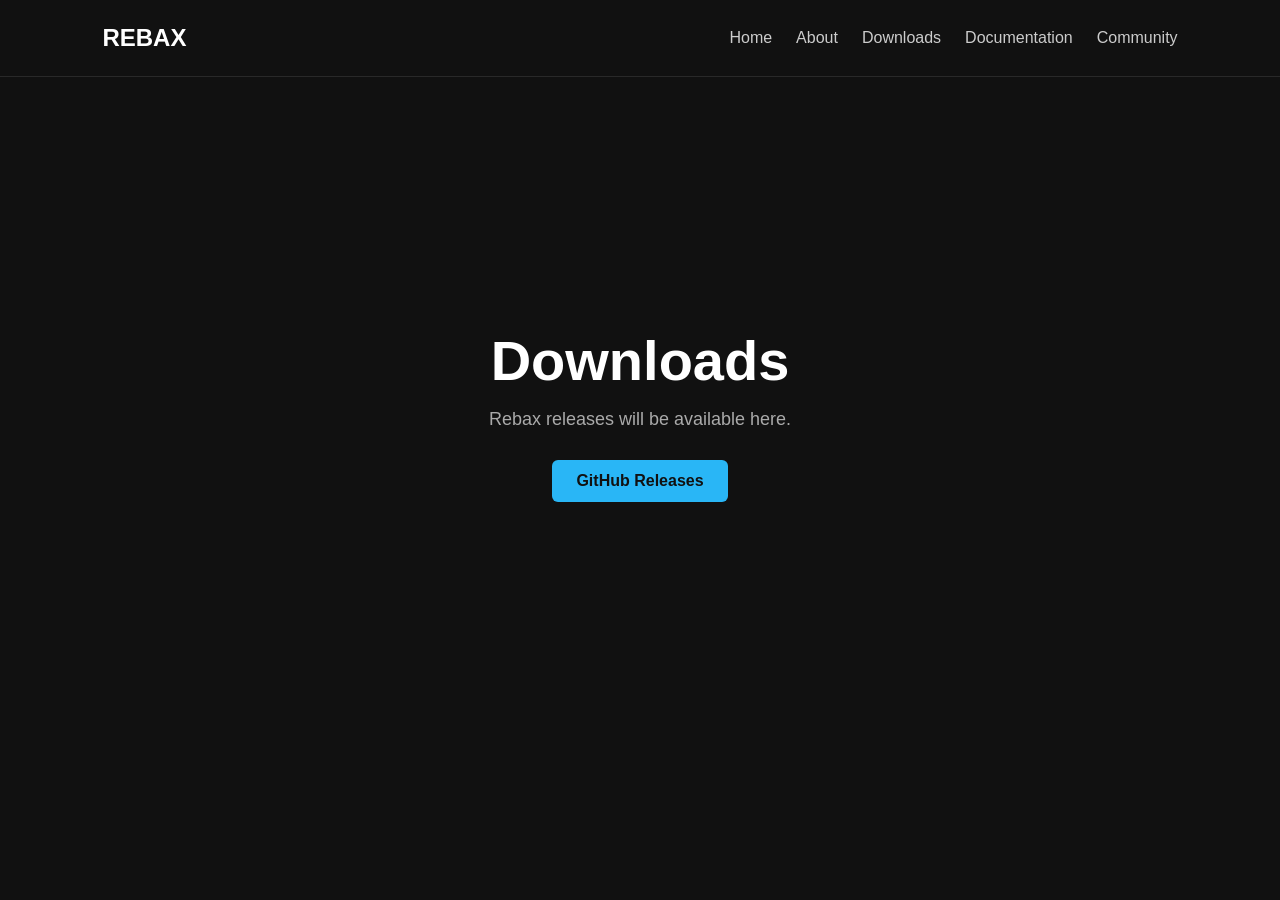
<file: pages/downloads.html>
<!DOCTYPE html>
<html lang="en">
<head>
    <meta charset="UTF-8">
    <meta name="viewport" content="width=device-width, initial-scale=1.0">
    <title>Downloads - Rebax Engine</title>
    <link rel="stylesheet" href="../assets/css/main.css">
</head>
<body>
    <header>
        <nav class="navigation">
            <a class="logo" href="../index.html">REBAX</a>
            <div class="nav-links">
                <a href="../index.html">Home</a>
                <a href="about.html">About</a>
                <a href="downloads.html">Downloads</a>
                <a href="documentation.html">Documentation</a>
                <a href="community.html">Community</a>
            </div>
        </nav>
    </header>

    <main class="hero">
        <h1>Downloads</h1>
        <p>Rebax releases will be available here.</p>
        <a class="button" href="https://github.com/PS2HomeDeveloper/Rebax/releases">GitHub Releases</a>
    </main>
</body>
</html>
</file>
<file: assets/css/style.css>
@font-face { font-family: "Space Grotesk"; font-weight: 400; font-display: swap; src: url("../fonts/SpaceGrotesk-Regular.woff2") format("woff2"); }
@font-face { font-family: "Space Grotesk"; font-weight: 500; font-display: swap; src: url("../fonts/SpaceGrotesk-Medium.woff2") format("woff2"); }
@font-face { font-family: "Space Grotesk"; font-weight: 700; font-display: swap; src: url("../fonts/SpaceGrotesk-Bold.woff2") format("woff2"); }

:root {
  --bg: #14171c;
  --bg-soft: #181c22;
  --surface: #1d2128;
  --surface-2: #232830;
  --line: #2c323c;
  --text: #e6e9ee;
  --muted: #9aa3b2;
  --accent: #478cbf;
  --accent-2: #6aa9db;
  --ok: #3ddc97;
  --warn: #f5b84b;
  --radius: 14px;
  --maxw: 1120px;
  --grad: #478cbf;
}

@media (prefers-color-scheme: light) {
  :root:not([data-theme="dark"]) {
    --bg: #f6f7fb;
    --bg-soft: #eef0f7;
    --surface: #ffffff;
    --surface-2: #f1f3fa;
    --line: #dfe3ee;
    --text: #151826;
    --muted: #586079;
  }
}

:root[data-theme="light"] {
  --bg: #f6f7fb;
  --bg-soft: #eef0f7;
  --surface: #ffffff;
  --surface-2: #f1f3fa;
  --line: #dfe3ee;
  --text: #151826;
  --muted: #586079;
}

* { box-sizing: border-box; }
html { scroll-behavior: smooth; }
body {
  margin: 0;
  background: var(--bg);
  color: var(--text);
  font-family: "Space Grotesk", system-ui, -apple-system, "Segoe UI", Roboto, sans-serif;
  font-size: 17px;
  line-height: 1.6;
  -webkit-font-smoothing: antialiased;
}
a { color: inherit; }
img, svg { max-width: 100%; }
.wrap { width: 100%; max-width: var(--maxw); margin: 0 auto; padding: 0 20px; }

.skip { position: absolute; left: -999px; top: 0; background: var(--accent); color: #fff; padding: 8px 14px; z-index: 100; }
.skip:focus { left: 8px; top: 8px; }

.nav { position: sticky; top: 0; z-index: 50; background: color-mix(in srgb, var(--bg) 86%, transparent); backdrop-filter: blur(12px); border-bottom: 1px solid var(--line); }
.nav .wrap { display: flex; align-items: center; justify-content: space-between; height: 64px; gap: 16px; }
.brand { display: flex; align-items: center; gap: 10px; text-decoration: none; font-weight: 700; font-size: 19px; letter-spacing: .2px; }
.brand img { width: 32px; height: 32px; display: block; }
.nav-links { display: flex; align-items: center; gap: 4px; }
.nav-links a { text-decoration: none; color: var(--muted); padding: 8px 12px; border-radius: 9px; font-size: 15px; font-weight: 500; }
.nav-links a:hover, .nav-links a[aria-current="page"] { color: var(--text); background: var(--surface); }
.nav-toggle { display: none; background: none; border: 1px solid var(--line); color: var(--text); width: 42px; height: 42px; border-radius: 10px; cursor: pointer; }
.nav-toggle svg { width: 22px; height: 22px; }

.btn { display: inline-flex; align-items: center; justify-content: center; gap: 8px; padding: 12px 20px; border-radius: 11px; font: inherit; font-weight: 700; font-size: 16px; text-decoration: none; border: 1px solid var(--line); background: var(--surface); color: var(--text); cursor: pointer; transition: transform .12s ease, border-color .12s ease, background .12s ease; }
.btn:hover { border-color: var(--accent); transform: translateY(-1px); }
.btn.primary { background: var(--accent); color: #fff; border-color: transparent; }
.btn.primary:hover { filter: brightness(1.08); }
.btn.small { padding: 8px 14px; font-size: 14px; border-radius: 9px; }
.btn svg { width: 18px; height: 18px; }

.hero { position: relative; padding: 96px 0 80px; text-align: center; border-bottom: 1px solid var(--line); background: var(--bg-soft); }
.hero .wrap { position: relative; }
.eyebrow { display: inline-flex; align-items: center; gap: 8px; padding: 6px 12px; border: 1px solid var(--line); border-radius: 999px; background: var(--surface); color: var(--muted); font-size: 14px; font-weight: 500; }
.eyebrow i { width: 8px; height: 8px; border-radius: 50%; background: var(--ok); display: inline-block; }
h1 { font-size: clamp(40px, 6vw, 64px); line-height: 1.06; letter-spacing: -1px; margin: 0 0 18px; font-weight: 700; }
h1 em { font-style: normal; background: var(--grad); -webkit-background-clip: text; background-clip: text; color: transparent; }
.lead { font-size: clamp(18px, 2.2vw, 22px); color: var(--muted); max-width: 720px; margin: 0 auto 32px; }
.actions { display: flex; flex-wrap: wrap; gap: 12px; }
.hero .actions { justify-content: center; }
.btn.big { padding: 15px 28px; font-size: 17px; }
.hero-note { color: var(--muted); font-size: 14px; margin: 16px 0 0; min-height: 1.4em; }

.pipeline { margin-top: 54px; display: grid; grid-template-columns: repeat(4, 1fr); gap: 0; border: 1px solid var(--line); border-radius: var(--radius); background: var(--surface); overflow: hidden; }
.pipeline div { padding: 22px 20px; position: relative; border-right: 1px solid var(--line); }
.pipeline div:last-child { border-right: 0; }
.pipeline small { display: block; color: var(--accent-2); font-weight: 700; font-size: 12px; letter-spacing: 1.4px; text-transform: uppercase; margin-bottom: 8px; }
.pipeline b { display: block; font-size: 18px; margin-bottom: 4px; }
.pipeline span { color: var(--muted); font-size: 15px; line-height: 1.45; display: block; }

section { padding: 72px 0; }
section.alt { background: var(--bg-soft); border-top: 1px solid var(--line); border-bottom: 1px solid var(--line); }
h2 { font-size: clamp(28px, 4vw, 40px); letter-spacing: -.6px; line-height: 1.12; margin: 0 0 14px; }
h3 { font-size: 20px; margin: 0 0 8px; letter-spacing: -.2px; }
.sub { color: var(--muted); max-width: 720px; margin: 0 0 36px; font-size: 18px; }

.grid { display: grid; gap: 16px; }
.grid.c3 { grid-template-columns: repeat(3, 1fr); }
.grid.c2 { grid-template-columns: repeat(2, 1fr); }
.card { background: var(--surface); border: 1px solid var(--line); border-radius: var(--radius); padding: 24px; }
.card p { margin: 0; color: var(--muted); font-size: 16px; }
.card .ico { width: 42px; height: 42px; border-radius: 11px; background: var(--surface-2); display: grid; place-items: center; margin-bottom: 16px; color: var(--accent-2); }
.card .ico svg { width: 22px; height: 22px; }

.platforms { display: grid; grid-template-columns: repeat(7, 1fr); gap: 12px; }
.plat { background: var(--surface); border: 1px solid var(--line); border-radius: 12px; padding: 16px 12px; text-align: center; }
.plat b { display: block; font-size: 15px; }
.badge { display: inline-block; padding: 3px 9px; border-radius: 999px; font-size: 12px; font-weight: 700; border: 1px solid var(--line); color: var(--muted); }
.badge.ok { color: var(--ok); border-color: color-mix(in srgb, var(--ok) 45%, var(--line)); }
.badge.warn { color: var(--warn); border-color: color-mix(in srgb, var(--warn) 45%, var(--line)); }

.steps { counter-reset: s; display: grid; gap: 14px; }
.step { display: grid; grid-template-columns: 44px 1fr; gap: 16px; align-items: start; background: var(--surface); border: 1px solid var(--line); border-radius: var(--radius); padding: 20px; }
.step::before { counter-increment: s; content: counter(s); width: 44px; height: 44px; border-radius: 12px; background: var(--grad); color: #fff; display: grid; place-items: center; font-weight: 700; font-size: 18px; }
.step p { margin: 0; color: var(--muted); }

.page-head { padding: 56px 0 24px; }
.page-head h1 { font-size: clamp(34px, 5vw, 52px); margin: 0 0 12px; }
.page-head p { color: var(--muted); margin: 0; max-width: 720px; font-size: 19px; }

.release-head { display: flex; flex-wrap: wrap; align-items: center; gap: 12px 16px; margin-bottom: 10px; }
.tag { padding: 4px 11px; border-radius: 999px; font-weight: 700; font-size: 13px; background: var(--surface-2); border: 1px solid var(--line); }
.tag.latest { color: var(--ok); border-color: color-mix(in srgb, var(--ok) 50%, var(--line)); }
.tag.pre { color: var(--warn); border-color: color-mix(in srgb, var(--warn) 50%, var(--line)); }
.meta { color: var(--muted); font-size: 15px; }

.dl-grid { display: grid; grid-template-columns: repeat(auto-fit, minmax(min(100%, 320px), 1fr)); gap: 16px; margin-top: 24px; align-items: start; }
.dl-grid > * { min-width: 0; }
.dl-card { background: var(--surface); border: 1px solid var(--line); border-radius: var(--radius); padding: 22px; display: flex; flex-direction: column; gap: 14px; }
.dl-card h3 { display: flex; align-items: center; gap: 10px; margin: 0; }
.dl-card h3 svg { width: 24px; height: 24px; color: var(--accent-2); }
.dl-card .hint { color: var(--muted); font-size: 14px; margin: -6px 0 0; }
.files { display: grid; gap: 8px; }
.file { display: flex; align-items: center; justify-content: space-between; gap: 12px; padding: 11px 13px; border-radius: 10px; border: 1px solid var(--line); background: var(--surface-2); text-decoration: none; }
.file:hover { border-color: var(--accent); }
.file .n { min-width: 0; }
.file .n b { display: block; font-size: 15px; }
.file .n span { display: block; color: var(--muted); font-size: 13px; overflow-wrap: anywhere; }
.file .sz { color: var(--muted); font-size: 13px; white-space: nowrap; margin-left: auto; }
.file > span:last-child { flex: none; display: inline-flex; }
.file svg { width: 18px; height: 18px; color: var(--accent-2); flex: none; }

.notes { overflow-wrap: anywhere; background: var(--surface); border: 1px solid var(--line); border-radius: var(--radius); padding: 24px; margin-top: 28px; }
.notes h4 { margin: 0 0 12px; font-size: 18px; }
.md { color: var(--text); font-size: 16px; }
.md > :first-child { margin-top: 0; }
.md > :last-child { margin-bottom: 0; }
.md h1, .md h2, .md h3 { font-size: 18px; margin: 18px 0 8px; letter-spacing: 0; }
.md p { margin: 10px 0; color: var(--muted); }
.md ul, .md ol { margin: 10px 0; padding-left: 22px; color: var(--muted); }
.md li { margin: 4px 0; }
.md code { font-family: ui-monospace, SFMono-Regular, Menlo, Consolas, monospace; font-size: .9em; background: var(--surface-2); border: 1px solid var(--line); padding: 1px 6px; border-radius: 6px; }
.md pre { background: var(--surface-2); border: 1px solid var(--line); border-radius: 10px; padding: 14px; overflow: auto; }
.md pre code { border: 0; padding: 0; background: none; }
.md a { color: var(--accent-2); }

details.rel { background: var(--surface); border: 1px solid var(--line); border-radius: var(--radius); margin-bottom: 12px; }
details.rel summary { list-style: none; cursor: pointer; padding: 18px 22px; display: flex; flex-wrap: wrap; align-items: center; gap: 10px 14px; }
details.rel summary::-webkit-details-marker { display: none; }
details.rel summary b { font-size: 20px; }
details.rel summary .chev { margin-left: auto; transition: transform .15s ease; color: var(--muted); }
details.rel[open] summary .chev { transform: rotate(180deg); }
details.rel .body { padding: 0 22px 22px; border-top: 1px solid var(--line); }
details.rel .body > * { margin-top: 18px; }

.state { background: var(--surface); border: 1px dashed var(--line); border-radius: var(--radius); padding: 36px 24px; text-align: center; color: var(--muted); }
.state b { display: block; color: var(--text); font-size: 20px; margin-bottom: 8px; }
.skeleton { height: 120px; border-radius: var(--radius); background: linear-gradient(90deg, var(--surface) 25%, var(--surface-2) 50%, var(--surface) 75%); background-size: 200% 100%; animation: sk 1.2s linear infinite; }
@keyframes sk { to { background-position: -200% 0; } }

.help { margin-top: 28px; }
.help details { background: var(--surface); border: 1px solid var(--line); border-radius: var(--radius); padding: 16px 20px; }
.help summary { cursor: pointer; font-weight: 700; }
.help ul { color: var(--muted); margin: 12px 0 0; padding-left: 22px; }

.doc { display: grid; grid-template-columns: 220px 1fr; gap: 40px; align-items: start; }
.toc { position: sticky; top: 88px; display: grid; gap: 2px; }
.toc a { text-decoration: none; color: var(--muted); padding: 7px 12px; border-radius: 8px; font-size: 15px; }
.toc a:hover { color: var(--text); background: var(--surface); }
.prose h2 { font-size: 28px; margin: 40px 0 12px; }
.prose h2:first-child { margin-top: 0; }
.prose h3 { margin: 24px 0 8px; }
.prose p, .prose li { color: var(--muted); }
.prose ul, .prose ol { padding-left: 22px; }
.prose code { font-family: ui-monospace, SFMono-Regular, Menlo, Consolas, monospace; font-size: .9em; background: var(--surface-2); border: 1px solid var(--line); padding: 1px 6px; border-radius: 6px; color: var(--text); }
.prose pre { background: var(--surface); border: 1px solid var(--line); border-radius: 12px; padding: 16px; overflow: auto; margin: 14px 0; }
.prose pre code { border: 0; padding: 0; background: none; font-size: 14.5px; line-height: 1.7; }
.prose a { color: var(--accent-2); }
.note { border-left: 3px solid var(--accent); background: var(--surface); padding: 14px 18px; border-radius: 0 12px 12px 0; margin: 16px 0; color: var(--muted); }

.cta { text-align: center; }
.cta .actions { justify-content: center; }

footer { border-top: 1px solid var(--line); padding: 40px 0 48px; color: var(--muted); font-size: 15px; }
footer .cols { display: grid; grid-template-columns: 1.4fr repeat(3, 1fr); gap: 28px; }
footer h5 { margin: 0 0 12px; color: var(--text); font-size: 15px; }
footer a { display: block; text-decoration: none; padding: 3px 0; }
footer a:hover { color: var(--text); }
footer .fine { margin-top: 32px; padding-top: 20px; border-top: 1px solid var(--line); display: flex; flex-wrap: wrap; justify-content: space-between; gap: 10px; font-size: 14px; }

@media (max-width: 900px) {
  .grid.c3 { grid-template-columns: 1fr; }
  .platforms { grid-template-columns: repeat(2, 1fr); }
  .pipeline { grid-template-columns: 1fr 1fr; }
  .pipeline div:nth-child(2) { border-right: 0; }
  .pipeline div:nth-child(-n+2) { border-bottom: 1px solid var(--line); }
  .doc { grid-template-columns: 1fr; }
  .toc { position: static; display: flex; flex-wrap: wrap; gap: 6px; }
  .toc a { border: 1px solid var(--line); }
  footer .cols { grid-template-columns: 1fr 1fr; }
}
@media (max-width: 720px) {
  .nav-toggle { display: inline-grid; place-items: center; }
  .nav-links { position: absolute; left: 0; right: 0; top: 64px; flex-direction: column; align-items: stretch; background: var(--bg); border-bottom: 1px solid var(--line); padding: 10px 20px 16px; display: none; }
  .nav-links.open { display: flex; }
  .nav-links a { padding: 12px; }
  .hero { padding: 56px 0 40px; }
  section { padding: 52px 0; }
  .grid.c2 { grid-template-columns: 1fr; }
  .pipeline { grid-template-columns: 1fr; }
  .pipeline div { border-right: 0; border-bottom: 1px solid var(--line); }
  .pipeline div:last-child { border-bottom: 0; }
  footer .cols { grid-template-columns: 1fr; }
}
@media (prefers-reduced-motion: reduce) { * { animation: none !important; transition: none !important; scroll-behavior: auto !important; } }

.spacer { height: 56px; }
.mt-14 { margin-top: 14px; }
.mt-24 { margin-top: 24px; }
.mt-28 { margin-top: 28px; }
.mt-48 { margin-top: 48px; }
.nf { padding: 96px 0; }
.center-sub { margin-left: auto; margin-right: auto; }

.dl-row { display: flex; align-items: center; justify-content: space-between; gap: 14px; padding: 10px 0; border-top: 1px solid var(--line); }
.dl-row:first-of-type { border-top: 0; }
.dl-row .n { min-width: 0; }
.dl-row .n b { display: block; font-size: 16px; }
.dl-row .n span { display: block; color: var(--muted); font-size: 13px; overflow-wrap: anywhere; }
.dl-card .rows { display: flex; flex-direction: column; }
.dl-row .btn { flex: none; }

@media (max-width: 720px) {
  .dl-card { padding: 16px; gap: 8px; }
  .dl-card h3 { font-size: 18px; }
  .dl-row { padding: 8px 0; gap: 10px; }
  .dl-row .n b { font-size: 15px; }
  .dl-row .btn { padding: 7px 12px; font-size: 14px; }
}
</file>
<file: assets/css/main.css>
* {
    margin: 0;
    padding: 0;
    box-sizing: border-box;
}

body {
    font-family: Arial, sans-serif;
    background: #111111;
    color: #ffffff;
    min-height: 100vh;
}

.navigation {
    display: flex;
    justify-content: space-between;
    align-items: center;
    padding: 24px 8%;
    border-bottom: 1px solid #292929;
}

.logo {
    color: #ffffff;
    font-size: 24px;
    font-weight: bold;
    text-decoration: none;
}

.nav-links {
    display: flex;
    gap: 24px;
}

.nav-links a {
    color: #cccccc;
    text-decoration: none;
}

.nav-links a:hover {
    color: #29B6F6;
}

.hero {
    min-height: 75vh;
    display: flex;
    flex-direction: column;
    justify-content: center;
    align-items: center;
    text-align: center;
    padding: 30px;
}

.hero h1 {
    font-size: 56px;
    margin-bottom: 16px;
}

.hero p {
    color: #aaaaaa;
    font-size: 18px;
    margin-bottom: 30px;
}

.button {
    display: inline-block;
    padding: 12px 24px;
    background: #29B6F6;
    color: #111111;
    text-decoration: none;
    border-radius: 6px;
    font-weight: bold;
}

footer {
    text-align: center;
    padding: 24px;
    color: #777777;
    border-top: 1px solid #292929;
}

@media (max-width: 600px) {
    .navigation {
        flex-direction: column;
        gap: 20px;
    }

    .nav-links {
        flex-wrap: wrap;
        justify-content: center;
        gap: 14px;
    }

    .hero h1 {
        font-size: 38px;
    }
}
</file>
